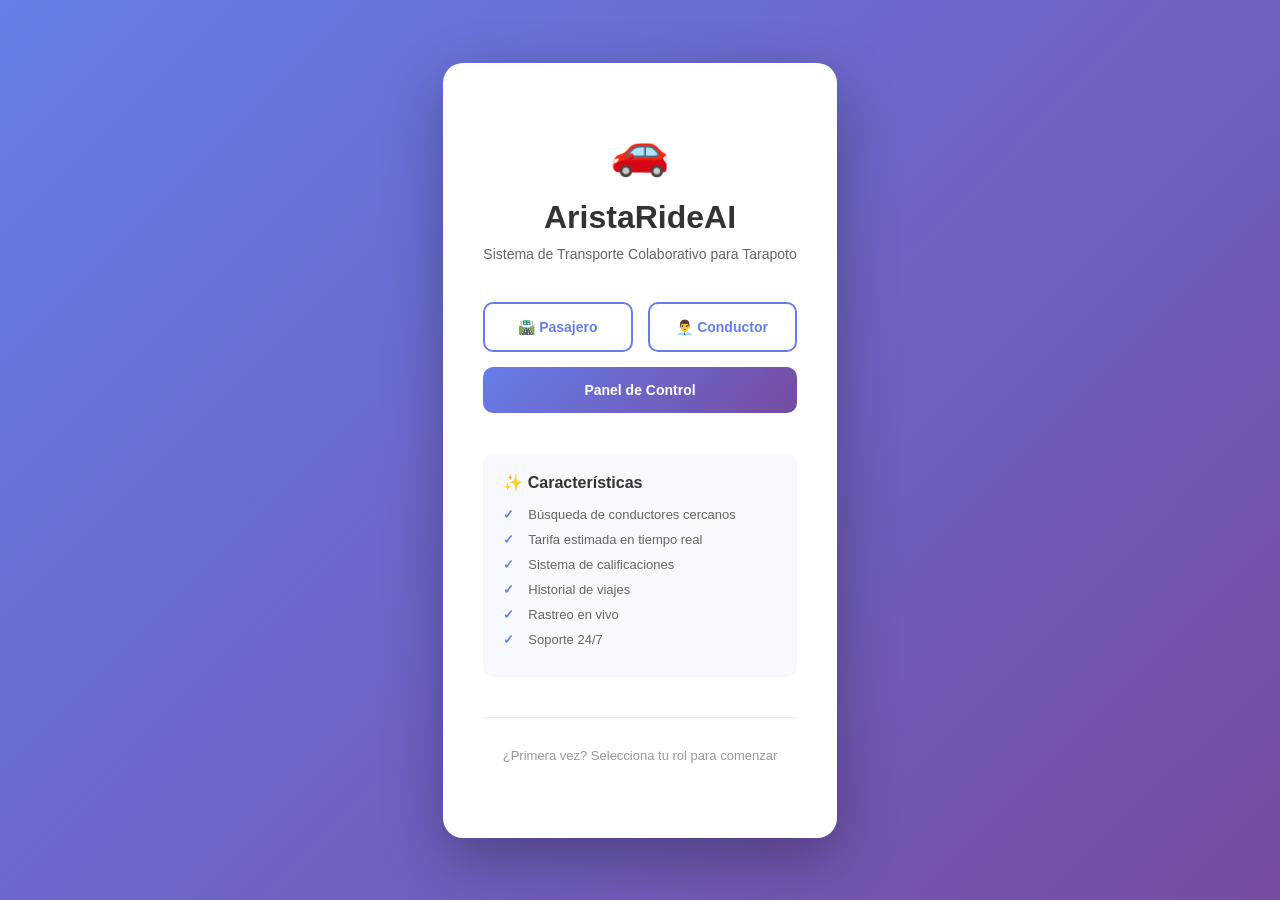
<file: src/main/resources/static/index.html>
<!DOCTYPE html>
<html lang="es">
<head>
    <meta charset="UTF-8">
    <meta name="viewport" content="width=device-width, initial-scale=1.0">
    <title>AristaRideAI - Sistema de Transporte</title>
    <style>
        * {
            margin: 0;
            padding: 0;
            box-sizing: border-box;
        }
        
        body {
            font-family: 'Segoe UI', Tahoma, Geneva, Verdana, sans-serif;
            background: linear-gradient(135deg, #667eea 0%, #764ba2 100%);
            display: flex;
            justify-content: center;
            align-items: center;
            min-height: 100vh;
            padding: 20px;
        }
        
        .container {
            background: white;
            border-radius: 20px;
            box-shadow: 0 20px 60px rgba(0, 0, 0, 0.3);
            padding: 60px 40px;
            text-align: center;
            max-width: 500px;
            animation: slideUp 0.6s ease-out;
        }
        
        @keyframes slideUp {
            from {
                opacity: 0;
                transform: translateY(30px);
            }
            to {
                opacity: 1;
                transform: translateY(0);
            }
        }
        
        h1 {
            color: #333;
            margin-bottom: 10px;
            font-size: 32px;
        }
        
        .subtitle {
            color: #666;
            margin-bottom: 40px;
            font-size: 14px;
        }
        
        .buttons-grid {
            display: grid;
            grid-template-columns: 1fr 1fr;
            gap: 15px;
            margin-top: 30px;
        }
        
        .btn {
            padding: 15px 20px;
            border: none;
            border-radius: 10px;
            font-size: 14px;
            font-weight: 600;
            cursor: pointer;
            transition: all 0.3s ease;
            text-decoration: none;
            display: inline-block;
        }
        
        .btn-primary {
            background: linear-gradient(135deg, #667eea 0%, #764ba2 100%);
            color: white;
            grid-column: 1 / -1;
        }
        
        .btn-primary:hover {
            transform: translateY(-2px);
            box-shadow: 0 10px 25px rgba(102, 126, 234, 0.4);
        }
        
        .btn-secondary {
            background: white;
            color: #667eea;
            border: 2px solid #667eea;
        }
        
        .btn-secondary:hover {
            background: #f8f9ff;
            transform: translateY(-2px);
        }
        
        .admin-section {
            margin-top: 40px;
            padding-top: 30px;
            border-top: 1px solid #eee;
        }
        
        .admin-section p {
            color: #999;
            font-size: 13px;
            margin-bottom: 15px;
        }
        
        .icon {
            font-size: 48px;
            margin-bottom: 20px;
        }
        
        .feature-list {
            text-align: left;
            margin-top: 40px;
            padding: 20px;
            background: #f8f9ff;
            border-radius: 10px;
        }
        
        .feature-list h3 {
            color: #333;
            font-size: 16px;
            margin-bottom: 15px;
        }
        
        .feature-list ul {
            list-style: none;
        }
        
        .feature-list li {
            color: #666;
            font-size: 13px;
            margin-bottom: 10px;
            padding-left: 25px;
            position: relative;
        }
        
        .feature-list li:before {
            content: "✓";
            position: absolute;
            left: 0;
            color: #667eea;
            font-weight: bold;
        }
    </style>
</head>
<body>
    <div class="container">
        <div class="icon">🚗</div>
        <h1>AristaRideAI</h1>
        <p class="subtitle">Sistema de Transporte Colaborativo para Tarapoto</p>
        
        <div class="buttons-grid">
            <a href="/auth/login-cliente.html" class="btn btn-secondary">🛣️ Pasajero</a>
            <a href="/auth/login-conductor.html" class="btn btn-secondary">👨‍💼 Conductor</a>
            <a href="/auth/login-admin.html" class="btn btn-primary">Panel de Control</a>
        </div>
        
        <div class="feature-list">
            <h3>✨ Características</h3>
            <ul>
                <li>Búsqueda de conductores cercanos</li>
                <li>Tarifa estimada en tiempo real</li>
                <li>Sistema de calificaciones</li>
                <li>Historial de viajes</li>
                <li>Rastreo en vivo</li>
                <li>Soporte 24/7</li>
            </ul>
        </div>
        
        <div class="admin-section">
            <p>¿Primera vez? Selecciona tu rol para comenzar</p>
        </div>
    </div>
</body>
</html>
</file>
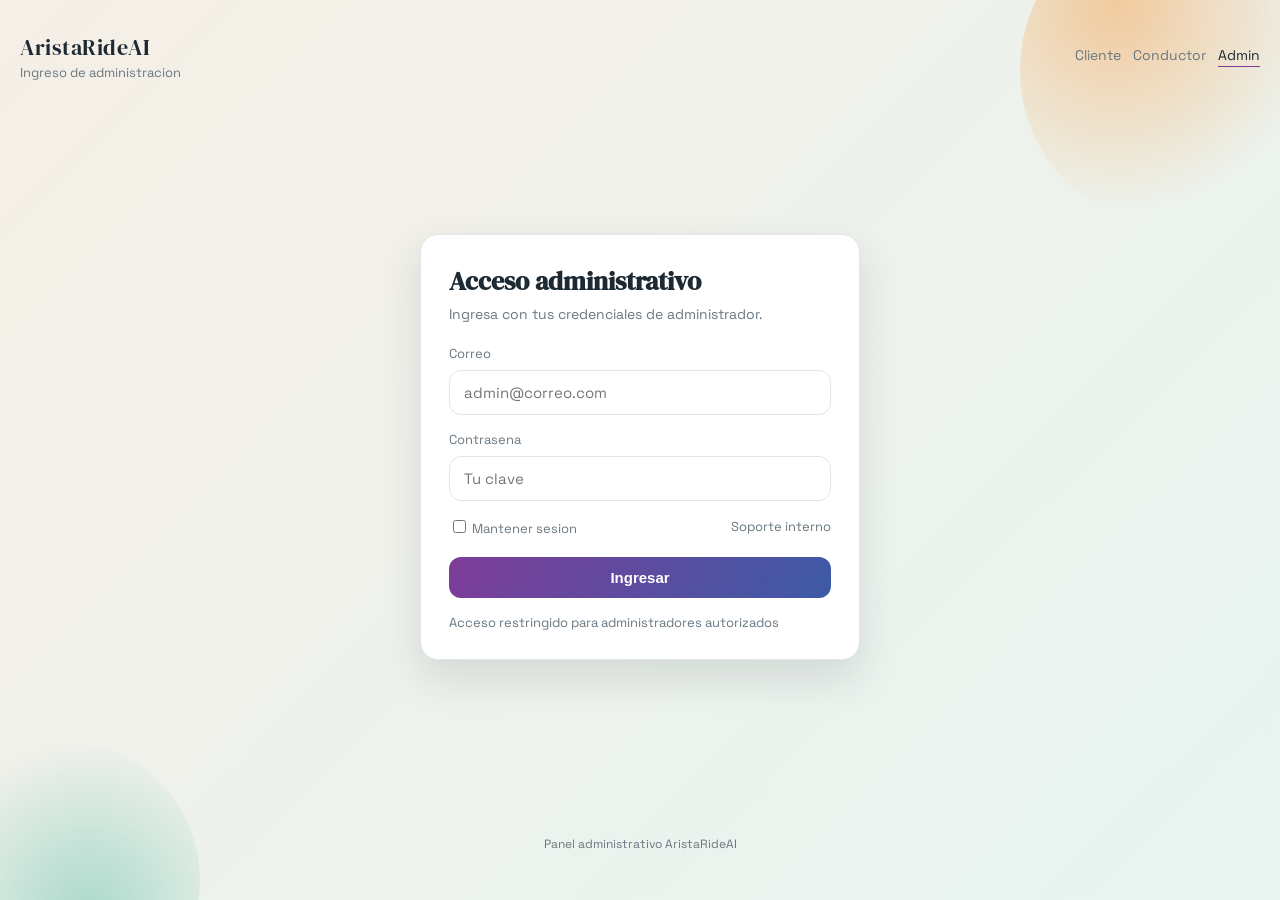
<file: src/main/resources/static/auth/login-admin.html>
<!doctype html>
<html lang="es">
<head>
  <meta charset="utf-8" />
  <meta name="viewport" content="width=device-width, initial-scale=1" />
  <title>Login Admin | AristaRideAI</title>
  <link rel="preconnect" href="https://fonts.googleapis.com" />
  <link rel="preconnect" href="https://fonts.gstatic.com" crossorigin />
  <link href="https://fonts.googleapis.com/css2?family=DM+Serif+Display&family=Space+Grotesk:wght@400;500;600&display=swap" rel="stylesheet" />
  <link rel="stylesheet" href="auth.css" />
</head>
<body class="role-admin">
  <div class="page">
    <header class="header">
      <div class="brand">
        <div class="brand-title">AristaRideAI</div>
        <div class="brand-sub">Ingreso de administracion</div>
      </div>
      <nav class="role-switch">
        <a href="login-cliente.html">Cliente</a>
        <a href="login-conductor.html">Conductor</a>
        <a class="active" href="login-admin.html">Admin</a>
      </nav>
    </header>

    <main class="main">
      <section class="login-card">
        <h1 class="login-title">Acceso administrativo</h1>
        <p class="login-subtitle">Ingresa con tus credenciales de administrador.</p>

        <form id="adminLoginForm">
          <div class="form-group">
            <label for="email">Correo</label>
            <input id="email" name="email" type="email" placeholder="admin@correo.com" required />
          </div>

          <div class="form-group">
            <label for="password">Contrasena</label>
            <input id="password" name="password" type="password" placeholder="Tu clave" required />
          </div>

          <div class="actions">
            <label>
              <input type="checkbox" name="recordar" />
              Mantener sesion
            </label>
            <span>Soporte interno</span>
          </div>

          <button class="primary-button" type="submit">Ingresar</button>
          <div id="formMessage" class="form-message"></div>
        </form>

        <div class="helper">
          Acceso restringido para administradores autorizados
        </div>
      </section>
    </main>

    <footer class="footer">Panel administrativo AristaRideAI</footer>
  </div>

  <script>
    const form = document.getElementById("adminLoginForm");
    const message = document.getElementById("formMessage");

    function setMessage(text) {
      message.textContent = text;
      message.classList.add("visible");
    }

    function clearMessage() {
      message.textContent = "";
      message.classList.remove("visible");
    }

    form.addEventListener("submit", async (event) => {
      event.preventDefault();
      clearMessage();

      const email = form.email.value.trim();
      const password = form.password.value.trim();

      if (!email || !password) {
        setMessage("Completa email y contrasena");
        return;
      }

      try {
        const response = await fetch("/api/auth/login", {
          method: "POST",
          headers: { "Content-Type": "application/json" },
          body: JSON.stringify({ email, password })
        });

        if (!response.ok) {
          setMessage("Credenciales invalidas");
          return;
        }

        const data = await response.json();
        if (!data || !data.usuario || data.usuario.rol !== "ADMIN") {
          setMessage("No tienes permisos de administrador");
          return;
        }

        localStorage.setItem("authToken", data.token);
        window.location.href = "/admin/dashboard.html";
      } catch (error) {
        setMessage("No se pudo iniciar sesion");
      }
    });
  </script>
</body>
</html>
</file>
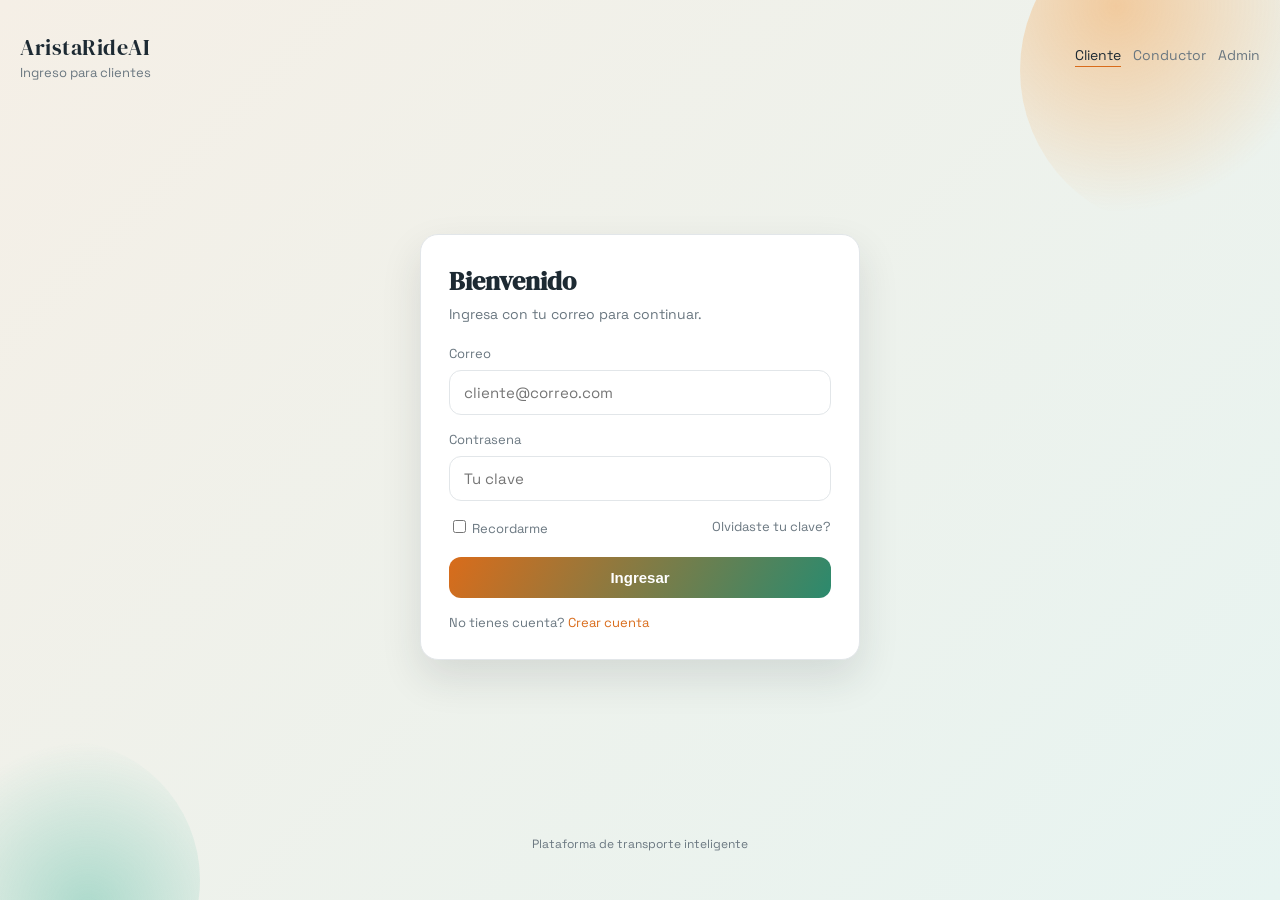
<file: src/main/resources/static/auth/login-cliente.html>
<!doctype html>
<html lang="es">
<head>
  <meta charset="utf-8" />
  <meta name="viewport" content="width=device-width, initial-scale=1" />
  <title>Login Cliente | AristaRideAI</title>
  <link rel="preconnect" href="https://fonts.googleapis.com" />
  <link rel="preconnect" href="https://fonts.gstatic.com" crossorigin />
  <link href="https://fonts.googleapis.com/css2?family=DM+Serif+Display&family=Space+Grotesk:wght@400;500;600&display=swap" rel="stylesheet" />
  <link rel="stylesheet" href="auth.css" />
</head>
<body class="role-cliente">
  <div class="page">
    <header class="header">
      <div class="brand">
        <div class="brand-title">AristaRideAI</div>
        <div class="brand-sub">Ingreso para clientes</div>
      </div>
      <nav class="role-switch">
        <a class="active" href="login-cliente.html">Cliente</a>
        <a href="login-conductor.html">Conductor</a>
        <a href="login-admin.html">Admin</a>
      </nav>
    </header>

    <main class="main">
      <section class="login-card">
        <h1 class="login-title">Bienvenido</h1>
        <p class="login-subtitle">Ingresa con tu correo para continuar.</p>

        <form id="clienteLoginForm">
          <div class="form-group">
            <label for="email">Correo</label>
            <input id="email" name="email" type="email" placeholder="cliente@correo.com" required />
          </div>

          <div class="form-group">
            <label for="password">Contrasena</label>
            <input id="password" name="password" type="password" placeholder="Tu clave" required />
          </div>

          <div class="actions">
            <label>
              <input type="checkbox" name="recordar" />
              Recordarme
            </label>
            <span>Olvidaste tu clave?</span>
          </div>

          <button class="primary-button" type="submit">Ingresar</button>
          <div id="formMessage" class="form-message"></div>
        </form>

        <div class="helper">
          No tienes cuenta? <a href="#">Crear cuenta</a>
        </div>
      </section>
    </main>

    <footer class="footer">Plataforma de transporte inteligente</footer>
  </div>

  <script>
    const form = document.getElementById("clienteLoginForm");
    const message = document.getElementById("formMessage");

    function setMessage(text) {
      message.textContent = text;
      message.classList.add("visible");
    }

    function clearMessage() {
      message.textContent = "";
      message.classList.remove("visible");
    }

    form.addEventListener("submit", async (event) => {
      event.preventDefault();
      clearMessage();

      const email = form.email.value.trim();
      const password = form.password.value.trim();

      if (!email || !password) {
        setMessage("Completa email y contrasena");
        return;
      }

      try {
        const response = await fetch("/api/auth/login", {
          method: "POST",
          headers: { "Content-Type": "application/json" },
          body: JSON.stringify({ email, password })
        });

        if (!response.ok) {
          setMessage("Credenciales invalidas");
          return;
        }

        const data = await response.json();
        if (!data || !data.usuario || data.usuario.rol !== "PASAJERO") {
          setMessage("No tienes permisos de pasajero");
          return;
        }

        localStorage.setItem("passengerAuthToken", data.token);
        window.location.href = "/pasajero/dashboard.html";
      } catch (error) {
        setMessage("No se pudo iniciar sesion");
      }
    });
  </script>
</body>
</html>
</file>
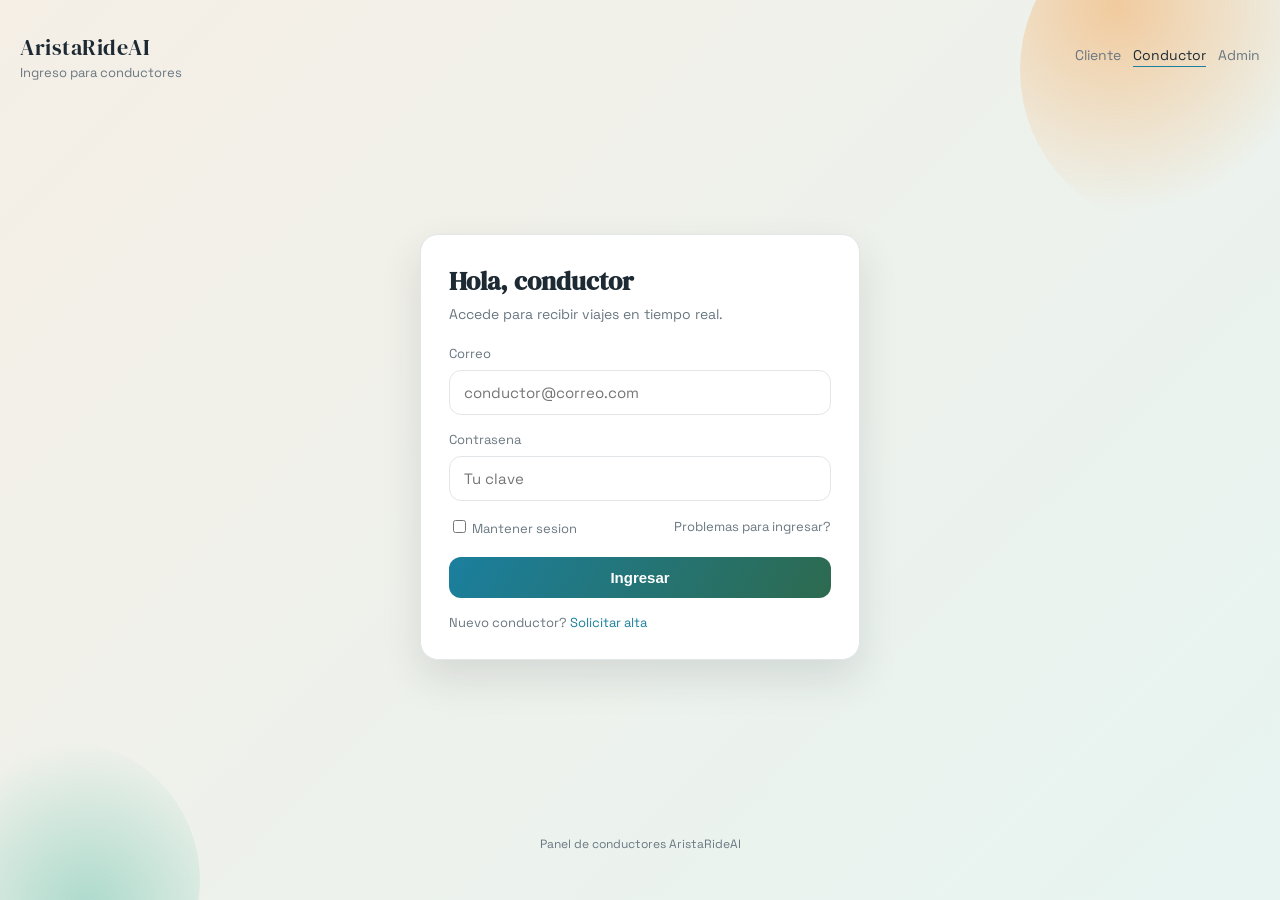
<file: src/main/resources/static/auth/login-conductor.html>
<!doctype html>
<html lang="es">
<head>
  <meta charset="utf-8" />
  <meta name="viewport" content="width=device-width, initial-scale=1" />
  <title>Login Conductor | AristaRideAI</title>
  <link rel="preconnect" href="https://fonts.googleapis.com" />
  <link rel="preconnect" href="https://fonts.gstatic.com" crossorigin />
  <link href="https://fonts.googleapis.com/css2?family=DM+Serif+Display&family=Space+Grotesk:wght@400;500;600&display=swap" rel="stylesheet" />
  <link rel="stylesheet" href="auth.css" />
</head>
<body class="role-conductor">
  <div class="page">
    <header class="header">
      <div class="brand">
        <div class="brand-title">AristaRideAI</div>
        <div class="brand-sub">Ingreso para conductores</div>
      </div>
      <nav class="role-switch">
        <a href="login-cliente.html">Cliente</a>
        <a class="active" href="login-conductor.html">Conductor</a>
        <a href="login-admin.html">Admin</a>
      </nav>
    </header>

    <main class="main">
      <section class="login-card">
        <h1 class="login-title">Hola, conductor</h1>
        <p class="login-subtitle">Accede para recibir viajes en tiempo real.</p>

        <form id="conductorLoginForm">
          <div class="form-group">
            <label for="email">Correo</label>
            <input id="email" name="email" type="email" placeholder="conductor@correo.com" required />
          </div>

          <div class="form-group">
            <label for="password">Contrasena</label>
            <input id="password" name="password" type="password" placeholder="Tu clave" required />
          </div>

          <div class="actions">
            <label>
              <input type="checkbox" name="recordar" />
              Mantener sesion
            </label>
            <span>Problemas para ingresar?</span>
          </div>

          <button class="primary-button" type="submit">Ingresar</button>
          <div id="formMessage" class="form-message"></div>
        </form>

        <div class="helper">
          Nuevo conductor? <a href="#">Solicitar alta</a>
        </div>
      </section>
    </main>

    <footer class="footer">Panel de conductores AristaRideAI</footer>
  </div>

  <script>
    const form = document.getElementById("conductorLoginForm");
    const message = document.getElementById("formMessage");

    function setMessage(text) {
      message.textContent = text;
      message.classList.add("visible");
    }

    function clearMessage() {
      message.textContent = "";
      message.classList.remove("visible");
    }

    form.addEventListener("submit", async (event) => {
      event.preventDefault();
      clearMessage();

      const email = form.email.value.trim();
      const password = form.password.value.trim();

      if (!email || !password) {
        setMessage("Completa email y contrasena");
        return;
      }

      try {
        const response = await fetch("/api/auth/login", {
          method: "POST",
          headers: { "Content-Type": "application/json" },
          body: JSON.stringify({ email, password })
        });

        if (!response.ok) {
          setMessage("Credenciales invalidas");
          return;
        }

        const data = await response.json();
        if (!data || !data.usuario || data.usuario.rol !== "CONDUCTOR") {
          setMessage("No tienes permisos de conductor");
          return;
        }

        localStorage.setItem("driverAuthToken", data.token);
        window.location.href = "/conductor/dashboard.html";
      } catch (error) {
        setMessage("No se pudo iniciar sesion");
      }
    });
  </script>
</body>
</html>
</file>
<file: src/main/resources/static/auth/auth.css>
:root {
  --ink: #1d2a33;
  --muted: #6a7780;
  --card: #ffffff;
  --stroke: #e2e6e9;
  --shadow: 0 18px 40px rgba(29, 42, 51, 0.12);
  --accent: #d96c1b;
  --accent-2: #2b8a6e;
  --bg-1: #f5efe6;
  --bg-2: #e7f4f1;
  --bg-3: #f8f2ee;
  --focus: rgba(43, 138, 110, 0.25);
}

* {
  box-sizing: border-box;
}

body {
  margin: 0;
  font-family: "Space Grotesk", sans-serif;
  color: var(--ink);
  background: linear-gradient(135deg, var(--bg-1), var(--bg-2));
  min-height: 100vh;
}

.page {
  position: relative;
  min-height: 100vh;
  display: grid;
  grid-template-rows: auto 1fr auto;
  padding: 32px 20px 48px;
  overflow: hidden;
}

.page::before,
.page::after {
  content: "";
  position: absolute;
  border-radius: 50%;
  filter: blur(0px);
  opacity: 0.8;
  z-index: 0;
}

.page::before {
  width: 320px;
  height: 320px;
  background: radial-gradient(circle at 30% 30%, #f2c18b, transparent 65%);
  top: -90px;
  right: -60px;
  animation: float 8s ease-in-out infinite;
}

.page::after {
  width: 280px;
  height: 280px;
  background: radial-gradient(circle at 60% 60%, #9cd4c4, transparent 70%);
  bottom: -120px;
  left: -80px;
  animation: float 10s ease-in-out infinite;
}

.header {
  position: relative;
  z-index: 1;
  display: flex;
  align-items: center;
  justify-content: space-between;
  gap: 16px;
}

.brand {
  display: flex;
  flex-direction: column;
  gap: 2px;
}

.brand-title {
  font-family: "DM Serif Display", serif;
  font-size: 22px;
  letter-spacing: 0.5px;
}

.brand-sub {
  font-size: 13px;
  color: var(--muted);
}

.role-switch {
  display: flex;
  gap: 12px;
  font-size: 14px;
}

.role-switch a {
  color: var(--muted);
  text-decoration: none;
  border-bottom: 1px solid transparent;
  padding-bottom: 2px;
}

.role-switch a.active {
  color: var(--ink);
  border-color: var(--accent);
}

.main {
  position: relative;
  z-index: 1;
  display: grid;
  place-items: center;
  padding: 24px 0;
}

.login-card {
  width: min(440px, 100%);
  background: var(--card);
  border: 1px solid var(--stroke);
  border-radius: 18px;
  box-shadow: var(--shadow);
  padding: 28px;
  animation: rise 500ms ease;
}

.login-title {
  font-family: "DM Serif Display", serif;
  font-size: 26px;
  margin: 0 0 6px;
}

.login-subtitle {
  color: var(--muted);
  margin: 0 0 22px;
  font-size: 14px;
}

.form-group {
  display: grid;
  gap: 8px;
  margin-bottom: 16px;
}

label {
  font-size: 13px;
  color: var(--muted);
}

input[type="email"],
input[type="password"] {
  width: 100%;
  padding: 12px 14px;
  border-radius: 12px;
  border: 1px solid var(--stroke);
  font-size: 15px;
  font-family: inherit;
  transition: border-color 0.2s ease, box-shadow 0.2s ease;
}

input:focus {
  outline: none;
  border-color: var(--accent-2);
  box-shadow: 0 0 0 4px var(--focus);
}

.actions {
  display: flex;
  align-items: center;
  justify-content: space-between;
  gap: 12px;
  margin: 10px 0 20px;
  font-size: 13px;
  color: var(--muted);
}

.actions input {
  accent-color: var(--accent-2);
}

.primary-button {
  width: 100%;
  border: none;
  border-radius: 12px;
  padding: 12px;
  font-size: 15px;
  font-weight: 600;
  color: #ffffff;
  background: linear-gradient(120deg, var(--accent), var(--accent-2));
  cursor: pointer;
  transition: transform 0.2s ease, box-shadow 0.2s ease;
}

.primary-button:hover {
  transform: translateY(-1px);
  box-shadow: 0 12px 24px rgba(29, 42, 51, 0.15);
}

.helper {
  margin-top: 16px;
  font-size: 13px;
  color: var(--muted);
}

.helper a {
  color: var(--accent);
  text-decoration: none;
  border-bottom: 1px solid transparent;
}

.helper a:hover {
  border-color: var(--accent);
}

.form-message {
  margin-top: 14px;
  font-size: 13px;
  color: #b42318;
  display: none;
}

.form-message.visible {
  display: block;
}

.footer {
  position: relative;
  z-index: 1;
  text-align: center;
  font-size: 12px;
  color: var(--muted);
  margin-top: 24px;
}

.role-conductor {
  --accent: #1b7f9e;
  --accent-2: #2d6a4f;
  --focus: rgba(27, 127, 158, 0.25);
}

.role-cliente {
  --accent: #d96c1b;
  --accent-2: #2b8a6e;
  --focus: rgba(217, 108, 27, 0.25);
}

.role-admin {
  --accent: #7d3c98;
  --accent-2: #3c5aa6;
  --focus: rgba(61, 90, 166, 0.25);
}

@keyframes rise {
  from {
    opacity: 0;
    transform: translateY(16px);
  }
  to {
    opacity: 1;
    transform: translateY(0);
  }
}

@keyframes float {
  0%,
  100% {
    transform: translateY(0px);
  }
  50% {
    transform: translateY(12px);
  }
}

@media (max-width: 600px) {
  .header {
    flex-direction: column;
    align-items: flex-start;
  }

  .login-card {
    padding: 22px;
  }
}
</file>
